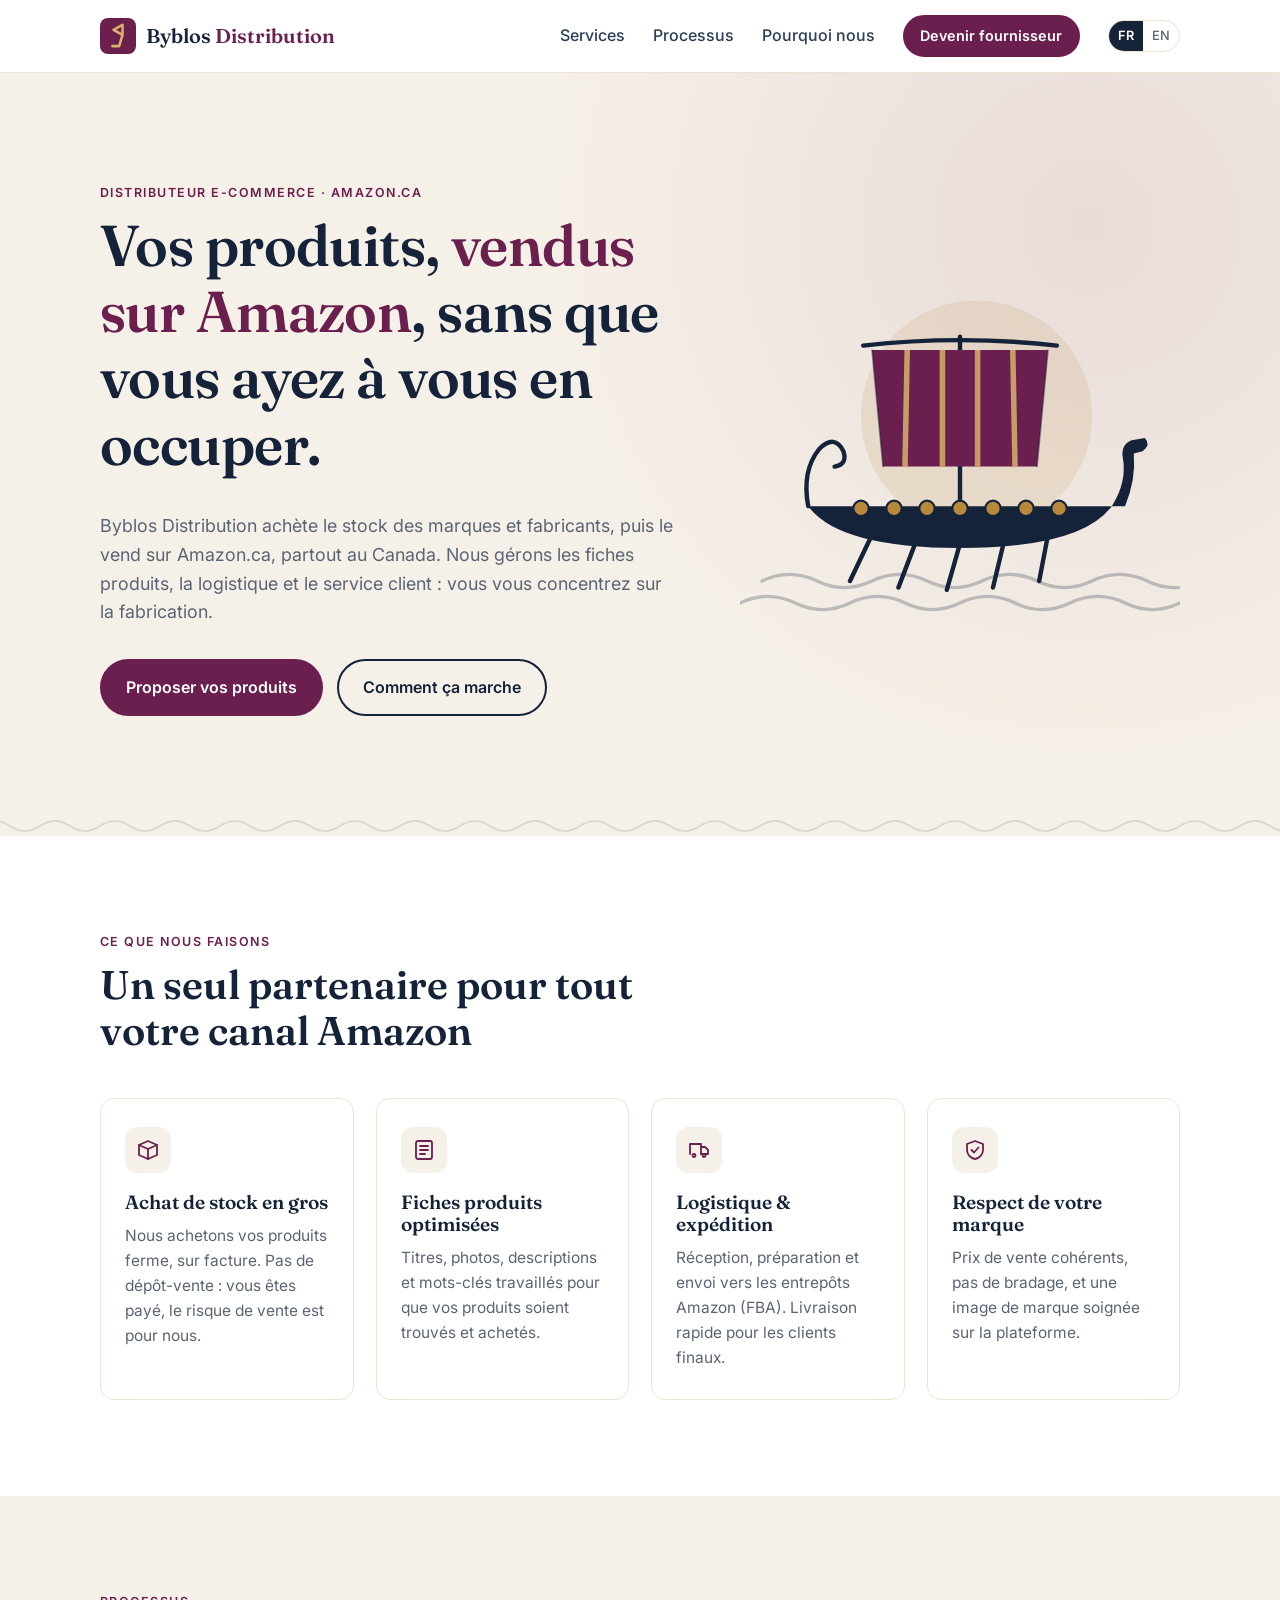
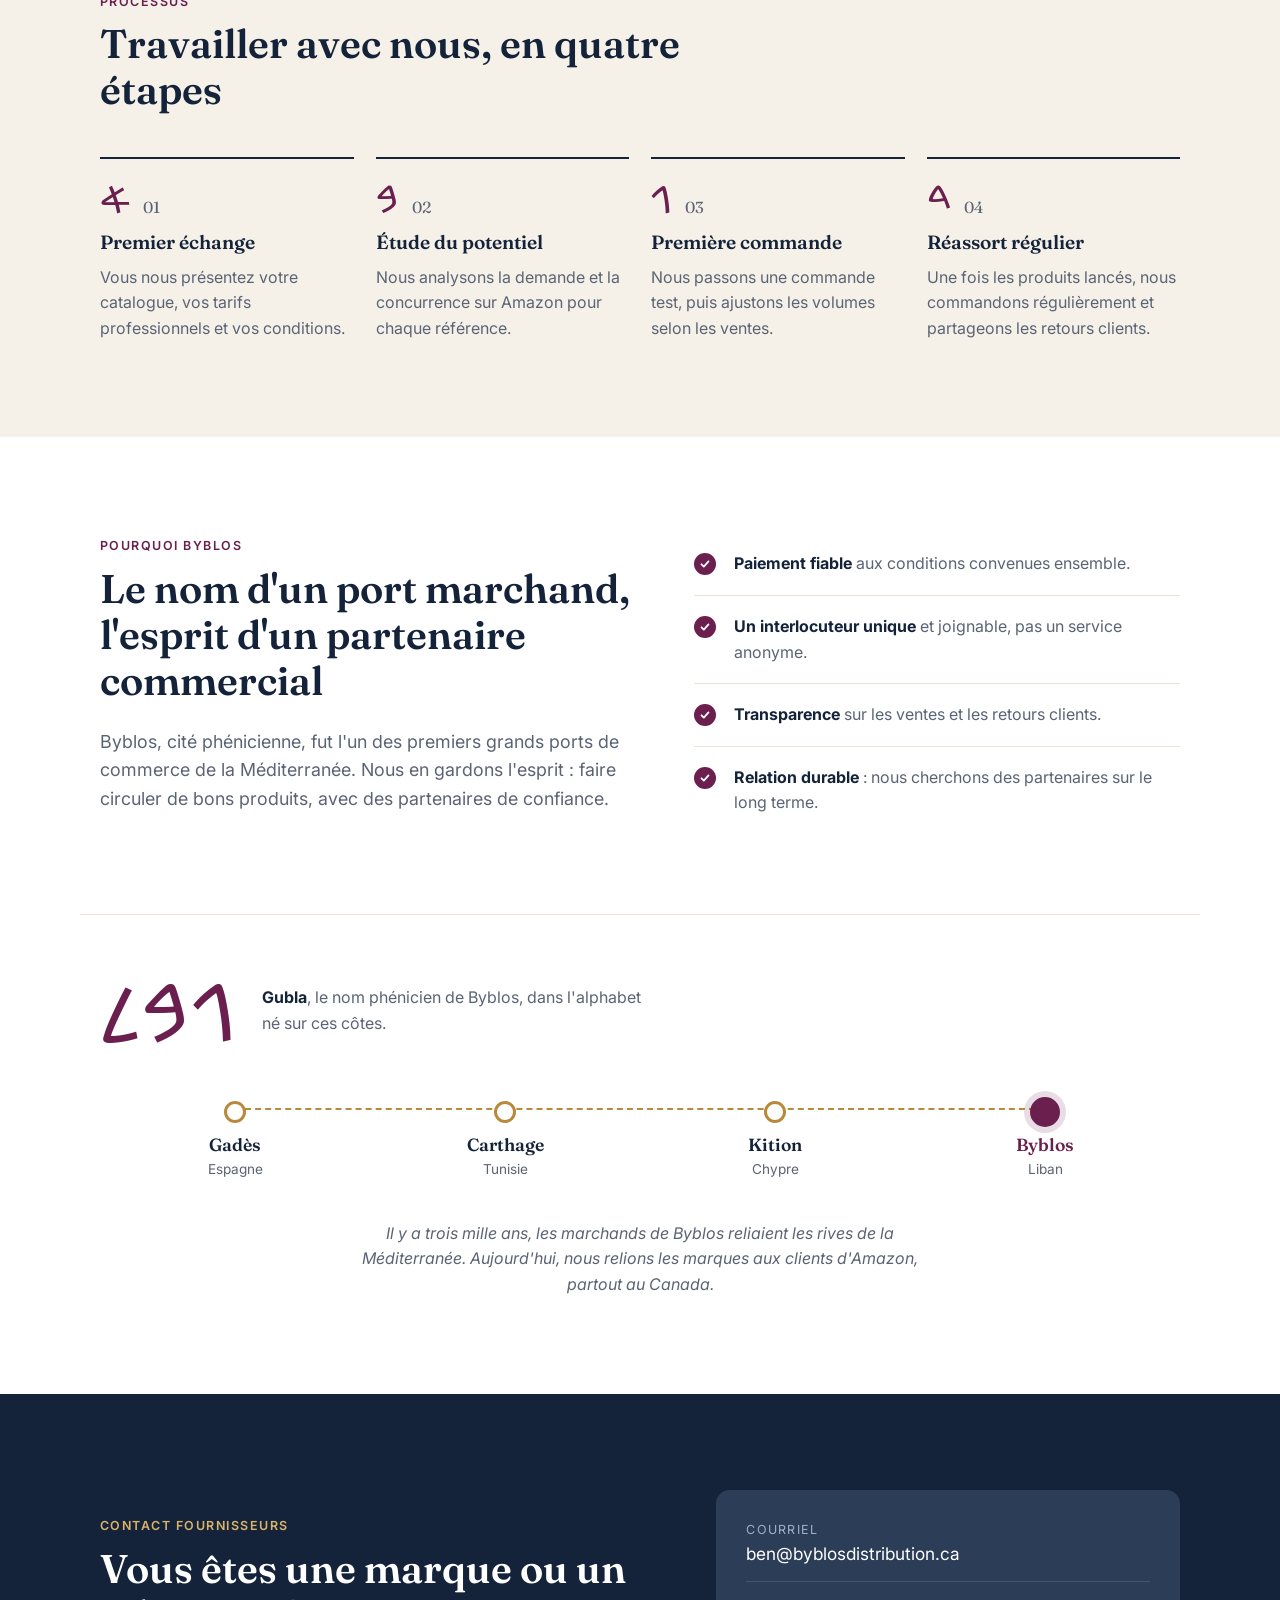
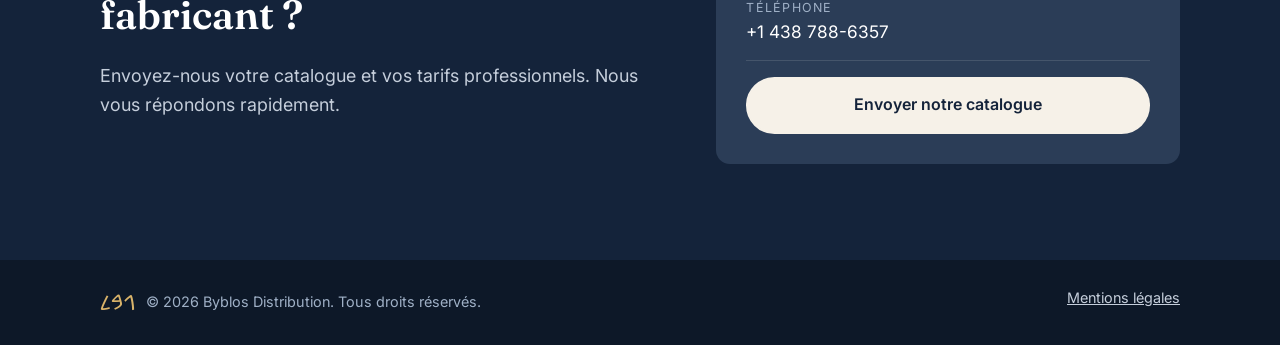
<file: index.html>
<!doctype html>
<html lang="fr">
<head>
  <meta charset="utf-8">
  <meta name="viewport" content="width=device-width, initial-scale=1">
  <title>Byblos Distribution — Votre partenaire de distribution sur Amazon</title>
  <meta name="description" content="Byblos Distribution achète et distribue les produits de marques et fabricants sur Amazon.ca, partout au Canada. Devenez fournisseur partenaire.">
  <link rel="alternate" hreflang="fr" href="index.html">
  <link rel="alternate" hreflang="en" href="en/index.html">
  <link rel="icon" href="favicon.svg" type="image/svg+xml">
  <link rel="preconnect" href="https://fonts.googleapis.com">
  <link rel="preconnect" href="https://fonts.gstatic.com" crossorigin>
  <link href="https://fonts.googleapis.com/css2?family=Fraunces:opsz,wght@9..144,500;9..144,600&family=Inter:wght@400;500;600&family=Noto+Sans+Phoenician&display=swap" rel="stylesheet">
  <link rel="stylesheet" href="styles.css">
</head>
<body>

  <header class="site-header">
    <div class="container header-inner">
      <a href="#" class="logo" aria-label="Byblos Distribution — accueil">
        <img src="favicon.svg" alt="" width="36" height="36">
        <span>Byblos <em>Distribution</em></span>
      </a>
      <nav class="nav" aria-label="Navigation principale">
        <a href="#services">Services</a>
        <a href="#processus">Processus</a>
        <a href="#pourquoi">Pourquoi nous</a>
        <a href="#contact" class="btn btn-small">Devenir fournisseur</a>
        <span class="lang-switch"><span aria-current="true">FR</span><a href="en/index.html" hreflang="en" lang="en" title="English version">EN</a></span>
      </nav>
    </div>
  </header>

  <main>

    <section class="hero">
      <div class="container hero-inner">
        <div class="hero-text">
        <p class="eyebrow">Distributeur e-commerce · Amazon.ca</p>
        <h1>Vos produits, <span class="accent">vendus sur Amazon</span>, sans que vous ayez à vous en occuper.</h1>
        <p class="lead">
          Byblos Distribution achète le stock des marques et fabricants, puis le vend sur Amazon.ca, partout au Canada.
          Nous gérons les fiches produits, la logistique et le service client : vous vous concentrez sur la fabrication.
        </p>
        <div class="hero-actions">
          <a href="#contact" class="btn">Proposer vos produits</a>
          <a href="#processus" class="btn btn-ghost">Comment ça marche</a>
        </div>
        </div>

        <!-- Phoenician merchant ship: curled stern, horse-head prow, striped square sail -->
        <svg class="hero-ship" viewBox="0 0 400 320" role="img" aria-label="Navire marchand phénicien">
          <circle cx="215" cy="130" r="105" class="ship-sun"/>
          <line x1="200" y1="212" x2="200" y2="58" class="ship-line"/>
          <path d="M112 66 Q200 56 288 66" class="ship-line"/>
          <path d="M120 70 L280 70 L270 176 L130 176 Z" class="ship-sail"/>
          <path d="M152 70 L150 176 M184 70 L184 176 M216 70 L216 176 M248 70 L250 176" class="ship-stripes"/>
          <path d="M120 70 L130 176 M280 70 L270 176" class="ship-rope"/>
          <path d="M62 212 Q56 180 72 160 Q86 146 94 162 Q98 174 86 176" class="ship-line"/>
          <path d="M62 212 Q90 250 200 250 Q310 250 338 212 Z" class="ship-hull"/>
          <path d="M338 212 Q352 190 348 168 Q346 156 356 152 L368 150 Q374 156 366 162 L358 164 Q360 188 350 212" class="ship-hull"/>
          <g class="ship-shields">
            <circle cx="110" cy="214" r="7"/><circle cx="140" cy="214" r="7"/><circle cx="170" cy="214" r="7"/>
            <circle cx="200" cy="214" r="7"/><circle cx="230" cy="214" r="7"/><circle cx="260" cy="214" r="7"/>
            <circle cx="290" cy="214" r="7"/>
          </g>
          <path d="M120 238 L100 280 M160 244 L144 286 M200 246 L188 288 M240 244 L230 286 M280 238 L272 280" class="ship-line"/>
          <path d="M20 280 Q45 268 70 280 T120 280 T170 280 T220 280 T270 280 T320 280 T370 280 T420 280" class="ship-wave"/>
          <path d="M0 300 Q25 288 50 300 T100 300 T150 300 T200 300 T250 300 T300 300 T350 300 T400 300" class="ship-wave"/>
        </svg>
      </div>
    </section>

    <section id="services" class="section">
      <div class="container">
        <p class="eyebrow">Ce que nous faisons</p>
        <h2>Un seul partenaire pour tout votre canal Amazon</h2>
        <div class="grid grid-4">
          <article class="card">
            <div class="card-icon" aria-hidden="true">
              <svg viewBox="0 0 24 24"><path d="M3 7l9-4 9 4-9 4-9-4z"/><path d="M3 7v10l9 4 9-4V7"/><path d="M12 11v10"/></svg>
            </div>
            <h3>Achat de stock en gros</h3>
            <p>Nous achetons vos produits ferme, sur facture. Pas de dépôt-vente : vous êtes payé, le risque de vente est pour nous.</p>
          </article>
          <article class="card">
            <div class="card-icon" aria-hidden="true">
              <svg viewBox="0 0 24 24"><rect x="4" y="3" width="16" height="18" rx="2"/><path d="M8 8h8M8 12h8M8 16h5"/></svg>
            </div>
            <h3>Fiches produits optimisées</h3>
            <p>Titres, photos, descriptions et mots-clés travaillés pour que vos produits soient trouvés et achetés.</p>
          </article>
          <article class="card">
            <div class="card-icon" aria-hidden="true">
              <svg viewBox="0 0 24 24"><path d="M3 16V6h11v10"/><path d="M14 9h4l3 3v4h-7"/><circle cx="7" cy="17.5" r="1.5"/><circle cx="17" cy="17.5" r="1.5"/></svg>
            </div>
            <h3>Logistique &amp; expédition</h3>
            <p>Réception, préparation et envoi vers les entrepôts Amazon (FBA). Livraison rapide pour les clients finaux.</p>
          </article>
          <article class="card">
            <div class="card-icon" aria-hidden="true">
              <svg viewBox="0 0 24 24"><path d="M12 3l8 3v6c0 4.5-3.4 8.3-8 9-4.6-.7-8-4.5-8-9V6l8-3z"/><path d="M8.5 12l2.5 2.5 4.5-5"/></svg>
            </div>
            <h3>Respect de votre marque</h3>
            <p>Prix de vente cohérents, pas de bradage, et une image de marque soignée sur la plateforme.</p>
          </article>
        </div>
      </div>
    </section>

    <section id="processus" class="section section-alt">
      <div class="container">
        <p class="eyebrow">Processus</p>
        <h2>Travailler avec nous, en quatre étapes</h2>
        <ol class="steps">
          <!-- Steps are numbered with the first four letters of the Phoenician alphabet -->
          <li>
            <span class="step-num"><span class="phoen" aria-hidden="true">𐤀</span>01</span>
            <h3>Premier échange</h3>
            <p>Vous nous présentez votre catalogue, vos tarifs professionnels et vos conditions.</p>
          </li>
          <li>
            <span class="step-num"><span class="phoen" aria-hidden="true">𐤁</span>02</span>
            <h3>Étude du potentiel</h3>
            <p>Nous analysons la demande et la concurrence sur Amazon pour chaque référence.</p>
          </li>
          <li>
            <span class="step-num"><span class="phoen" aria-hidden="true">𐤂</span>03</span>
            <h3>Première commande</h3>
            <p>Nous passons une commande test, puis ajustons les volumes selon les ventes.</p>
          </li>
          <li>
            <span class="step-num"><span class="phoen" aria-hidden="true">𐤃</span>04</span>
            <h3>Réassort régulier</h3>
            <p>Une fois les produits lancés, nous commandons régulièrement et partageons les retours clients.</p>
          </li>
        </ol>
      </div>
    </section>

    <section id="pourquoi" class="section">
      <div class="container split">
        <div>
          <p class="eyebrow">Pourquoi Byblos</p>
          <h2>Le nom d'un port marchand, l'esprit d'un partenaire commercial</h2>
          <p class="lead">
            Byblos, cité phénicienne, fut l'un des premiers grands ports de commerce de la Méditerranée.
            Nous en gardons l'esprit : faire circuler de bons produits, avec des partenaires de confiance.
          </p>
        </div>
        <ul class="checklist">
          <li><strong>Paiement fiable</strong> aux conditions convenues ensemble.</li>
          <li><strong>Un interlocuteur unique</strong> et joignable, pas un service anonyme.</li>
          <li><strong>Transparence</strong> sur les ventes et les retours clients.</li>
          <li><strong>Relation durable</strong> : nous cherchons des partenaires sur le long terme.</li>
        </ul>
      </div>

      <div class="container heritage">
        <div class="heritage-name">
          <span class="phoen" aria-hidden="true">𐤂𐤁𐤋</span>
          <p><strong>Gubla</strong>, le nom phénicien de Byblos, dans l'alphabet né sur ces côtes.</p>
        </div>
        <ol class="route" aria-label="Comptoirs phéniciens, d'ouest en est">
          <li><span class="route-city">Gadès</span><span class="route-country">Espagne</span></li>
          <li><span class="route-city">Carthage</span><span class="route-country">Tunisie</span></li>
          <li><span class="route-city">Kition</span><span class="route-country">Chypre</span></li>
          <li class="route-home"><span class="route-city">Byblos</span><span class="route-country">Liban</span></li>
        </ol>
        <p class="route-caption">
          Il y a trois mille ans, les marchands de Byblos reliaient les rives de la Méditerranée.
          Aujourd'hui, nous relions les marques aux clients d'Amazon, partout au Canada.
        </p>
      </div>
    </section>

    <section id="contact" class="section section-dark">
      <div class="container contact">
        <div>
          <p class="eyebrow">Contact fournisseurs</p>
          <h2>Vous êtes une marque ou un fabricant ?</h2>
          <p class="lead">
            Envoyez-nous votre catalogue et vos tarifs professionnels. Nous vous répondons rapidement.
          </p>
        </div>
        <div class="contact-card">
          <a class="contact-line" href="mailto:ben@byblosdistribution.ca">
            <span class="label">Courriel</span>
            <span>ben@byblosdistribution.ca</span>
          </a>
          <a class="contact-line" href="tel:+14387886357">
            <span class="label">Téléphone</span>
            <span>+1 438 788-6357</span>
          </a>
          <a href="mailto:ben@byblosdistribution.ca?subject=Proposition%20de%20partenariat%20fournisseur" class="btn btn-light">
            Envoyer notre catalogue
          </a>
        </div>
      </div>
    </section>

  </main>

  <footer class="site-footer">
    <div class="container footer-inner">
      <p><span class="phoen footer-mark" aria-hidden="true">𐤂𐤁𐤋</span>© <span id="year">2026</span> Byblos Distribution. Tous droits réservés.</p>
      <a href="mentions-legales.html">Mentions légales</a>
    </div>
  </footer>

  <script>document.getElementById('year').textContent = new Date().getFullYear();</script>
</body>
</html>
</file>
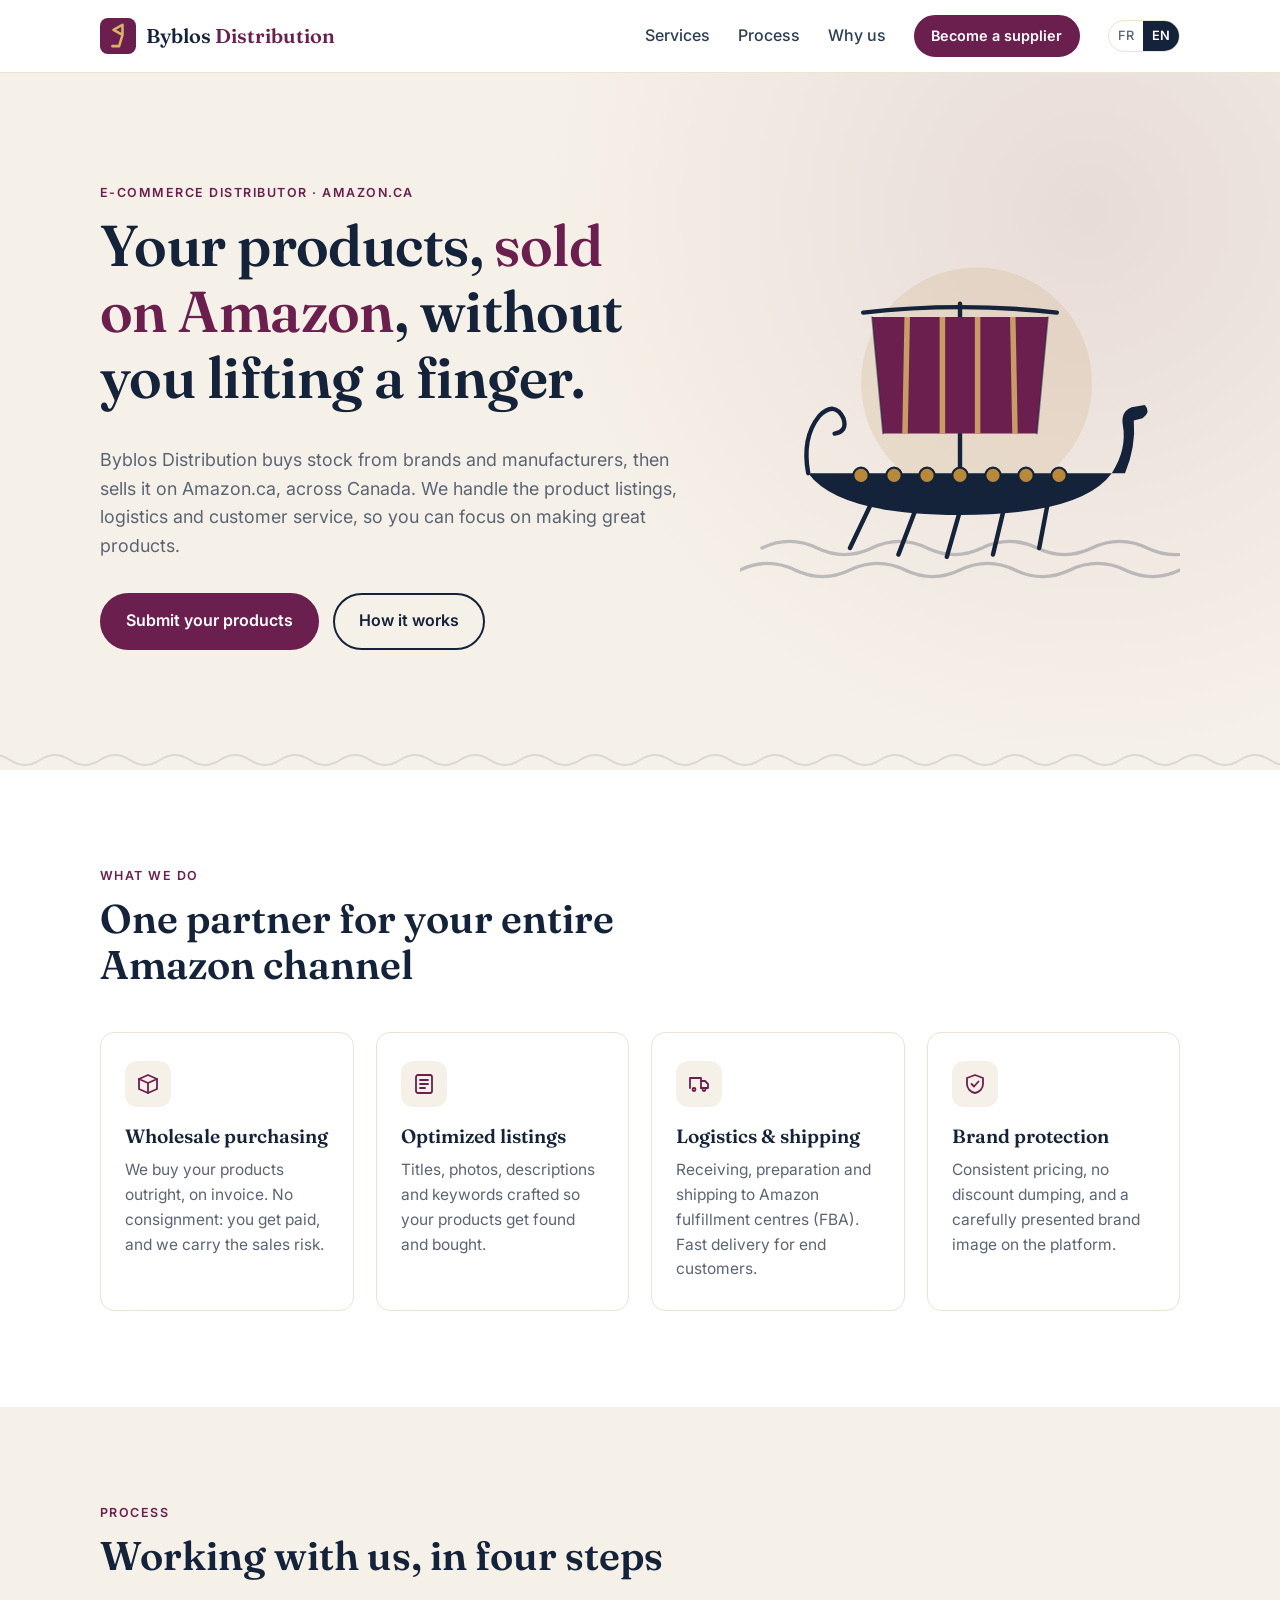
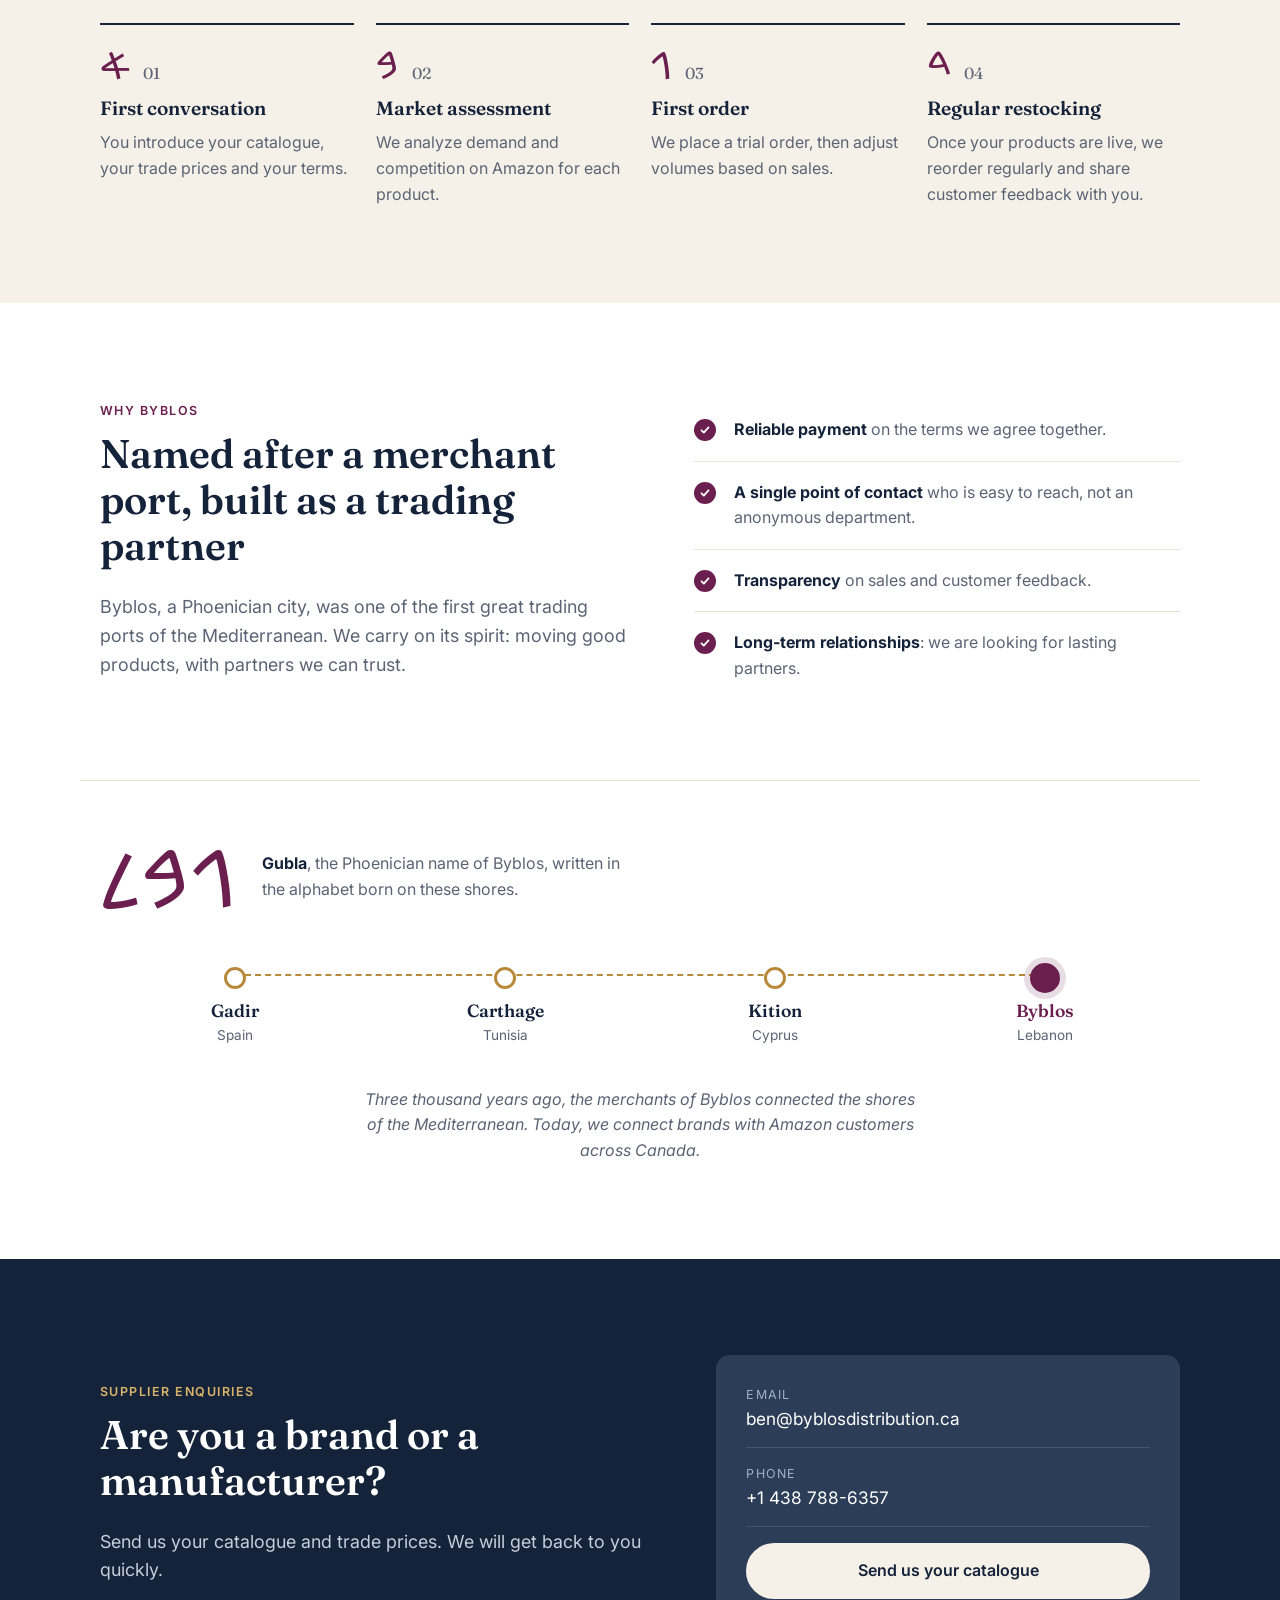
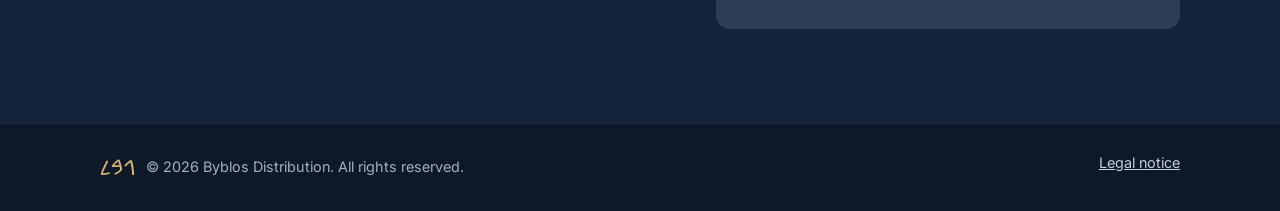
<file: en/index.html>
<!doctype html>
<html lang="en">
<head>
  <meta charset="utf-8">
  <meta name="viewport" content="width=device-width, initial-scale=1">
  <title>Byblos Distribution — Your distribution partner on Amazon</title>
  <meta name="description" content="Byblos Distribution buys and distributes products from brands and manufacturers on Amazon.ca, across Canada. Become a supplier partner.">
  <link rel="alternate" hreflang="fr" href="../index.html">
  <link rel="alternate" hreflang="en" href="index.html">
  <link rel="icon" href="../favicon.svg" type="image/svg+xml">
  <link rel="preconnect" href="https://fonts.googleapis.com">
  <link rel="preconnect" href="https://fonts.gstatic.com" crossorigin>
  <link href="https://fonts.googleapis.com/css2?family=Fraunces:opsz,wght@9..144,500;9..144,600&family=Inter:wght@400;500;600&family=Noto+Sans+Phoenician&display=swap" rel="stylesheet">
  <link rel="stylesheet" href="../styles.css">
</head>
<body>

  <header class="site-header">
    <div class="container header-inner">
      <a href="#" class="logo" aria-label="Byblos Distribution — home">
        <img src="../favicon.svg" alt="" width="36" height="36">
        <span>Byblos <em>Distribution</em></span>
      </a>
      <nav class="nav" aria-label="Main navigation">
        <a href="#services">Services</a>
        <a href="#process">Process</a>
        <a href="#why">Why us</a>
        <a href="#contact" class="btn btn-small">Become a supplier</a>
        <span class="lang-switch"><a href="../index.html" hreflang="fr" lang="fr" title="Version française">FR</a><span aria-current="true">EN</span></span>
      </nav>
    </div>
  </header>

  <main>

    <section class="hero">
      <div class="container hero-inner">
        <div class="hero-text">
        <p class="eyebrow">E-commerce distributor · Amazon.ca</p>
        <h1>Your products, <span class="accent">sold on Amazon</span>, without you lifting a finger.</h1>
        <p class="lead">
          Byblos Distribution buys stock from brands and manufacturers, then sells it on Amazon.ca, across Canada.
          We handle the product listings, logistics and customer service, so you can focus on making great products.
        </p>
        <div class="hero-actions">
          <a href="#contact" class="btn">Submit your products</a>
          <a href="#process" class="btn btn-ghost">How it works</a>
        </div>
        </div>

        <!-- Phoenician merchant ship: curled stern, horse-head prow, striped square sail -->
        <svg class="hero-ship" viewBox="0 0 400 320" role="img" aria-label="Phoenician merchant ship">
          <circle cx="215" cy="130" r="105" class="ship-sun"/>
          <line x1="200" y1="212" x2="200" y2="58" class="ship-line"/>
          <path d="M112 66 Q200 56 288 66" class="ship-line"/>
          <path d="M120 70 L280 70 L270 176 L130 176 Z" class="ship-sail"/>
          <path d="M152 70 L150 176 M184 70 L184 176 M216 70 L216 176 M248 70 L250 176" class="ship-stripes"/>
          <path d="M120 70 L130 176 M280 70 L270 176" class="ship-rope"/>
          <path d="M62 212 Q56 180 72 160 Q86 146 94 162 Q98 174 86 176" class="ship-line"/>
          <path d="M62 212 Q90 250 200 250 Q310 250 338 212 Z" class="ship-hull"/>
          <path d="M338 212 Q352 190 348 168 Q346 156 356 152 L368 150 Q374 156 366 162 L358 164 Q360 188 350 212" class="ship-hull"/>
          <g class="ship-shields">
            <circle cx="110" cy="214" r="7"/><circle cx="140" cy="214" r="7"/><circle cx="170" cy="214" r="7"/>
            <circle cx="200" cy="214" r="7"/><circle cx="230" cy="214" r="7"/><circle cx="260" cy="214" r="7"/>
            <circle cx="290" cy="214" r="7"/>
          </g>
          <path d="M120 238 L100 280 M160 244 L144 286 M200 246 L188 288 M240 244 L230 286 M280 238 L272 280" class="ship-line"/>
          <path d="M20 280 Q45 268 70 280 T120 280 T170 280 T220 280 T270 280 T320 280 T370 280 T420 280" class="ship-wave"/>
          <path d="M0 300 Q25 288 50 300 T100 300 T150 300 T200 300 T250 300 T300 300 T350 300 T400 300" class="ship-wave"/>
        </svg>
      </div>
    </section>

    <section id="services" class="section">
      <div class="container">
        <p class="eyebrow">What we do</p>
        <h2>One partner for your entire Amazon channel</h2>
        <div class="grid grid-4">
          <article class="card">
            <div class="card-icon" aria-hidden="true">
              <svg viewBox="0 0 24 24"><path d="M3 7l9-4 9 4-9 4-9-4z"/><path d="M3 7v10l9 4 9-4V7"/><path d="M12 11v10"/></svg>
            </div>
            <h3>Wholesale purchasing</h3>
            <p>We buy your products outright, on invoice. No consignment: you get paid, and we carry the sales risk.</p>
          </article>
          <article class="card">
            <div class="card-icon" aria-hidden="true">
              <svg viewBox="0 0 24 24"><rect x="4" y="3" width="16" height="18" rx="2"/><path d="M8 8h8M8 12h8M8 16h5"/></svg>
            </div>
            <h3>Optimized listings</h3>
            <p>Titles, photos, descriptions and keywords crafted so your products get found and bought.</p>
          </article>
          <article class="card">
            <div class="card-icon" aria-hidden="true">
              <svg viewBox="0 0 24 24"><path d="M3 16V6h11v10"/><path d="M14 9h4l3 3v4h-7"/><circle cx="7" cy="17.5" r="1.5"/><circle cx="17" cy="17.5" r="1.5"/></svg>
            </div>
            <h3>Logistics &amp; shipping</h3>
            <p>Receiving, preparation and shipping to Amazon fulfillment centres (FBA). Fast delivery for end customers.</p>
          </article>
          <article class="card">
            <div class="card-icon" aria-hidden="true">
              <svg viewBox="0 0 24 24"><path d="M12 3l8 3v6c0 4.5-3.4 8.3-8 9-4.6-.7-8-4.5-8-9V6l8-3z"/><path d="M8.5 12l2.5 2.5 4.5-5"/></svg>
            </div>
            <h3>Brand protection</h3>
            <p>Consistent pricing, no discount dumping, and a carefully presented brand image on the platform.</p>
          </article>
        </div>
      </div>
    </section>

    <section id="process" class="section section-alt">
      <div class="container">
        <p class="eyebrow">Process</p>
        <h2>Working with us, in four steps</h2>
        <ol class="steps">
          <!-- Steps are numbered with the first four letters of the Phoenician alphabet -->
          <li>
            <span class="step-num"><span class="phoen" aria-hidden="true">𐤀</span>01</span>
            <h3>First conversation</h3>
            <p>You introduce your catalogue, your trade prices and your terms.</p>
          </li>
          <li>
            <span class="step-num"><span class="phoen" aria-hidden="true">𐤁</span>02</span>
            <h3>Market assessment</h3>
            <p>We analyze demand and competition on Amazon for each product.</p>
          </li>
          <li>
            <span class="step-num"><span class="phoen" aria-hidden="true">𐤂</span>03</span>
            <h3>First order</h3>
            <p>We place a trial order, then adjust volumes based on sales.</p>
          </li>
          <li>
            <span class="step-num"><span class="phoen" aria-hidden="true">𐤃</span>04</span>
            <h3>Regular restocking</h3>
            <p>Once your products are live, we reorder regularly and share customer feedback with you.</p>
          </li>
        </ol>
      </div>
    </section>

    <section id="why" class="section">
      <div class="container split">
        <div>
          <p class="eyebrow">Why Byblos</p>
          <h2>Named after a merchant port, built as a trading partner</h2>
          <p class="lead">
            Byblos, a Phoenician city, was one of the first great trading ports of the Mediterranean.
            We carry on its spirit: moving good products, with partners we can trust.
          </p>
        </div>
        <ul class="checklist">
          <li><strong>Reliable payment</strong> on the terms we agree together.</li>
          <li><strong>A single point of contact</strong> who is easy to reach, not an anonymous department.</li>
          <li><strong>Transparency</strong> on sales and customer feedback.</li>
          <li><strong>Long-term relationships</strong>: we are looking for lasting partners.</li>
        </ul>
      </div>

      <div class="container heritage">
        <div class="heritage-name">
          <span class="phoen" aria-hidden="true">𐤂𐤁𐤋</span>
          <p><strong>Gubla</strong>, the Phoenician name of Byblos, written in the alphabet born on these shores.</p>
        </div>
        <ol class="route" aria-label="Phoenician trading posts, west to east">
          <li><span class="route-city">Gadir</span><span class="route-country">Spain</span></li>
          <li><span class="route-city">Carthage</span><span class="route-country">Tunisia</span></li>
          <li><span class="route-city">Kition</span><span class="route-country">Cyprus</span></li>
          <li class="route-home"><span class="route-city">Byblos</span><span class="route-country">Lebanon</span></li>
        </ol>
        <p class="route-caption">
          Three thousand years ago, the merchants of Byblos connected the shores of the Mediterranean.
          Today, we connect brands with Amazon customers across Canada.
        </p>
      </div>
    </section>

    <section id="contact" class="section section-dark">
      <div class="container contact">
        <div>
          <p class="eyebrow">Supplier enquiries</p>
          <h2>Are you a brand or a manufacturer?</h2>
          <p class="lead">
            Send us your catalogue and trade prices. We will get back to you quickly.
          </p>
        </div>
        <div class="contact-card">
          <a class="contact-line" href="mailto:ben@byblosdistribution.ca">
            <span class="label">Email</span>
            <span>ben@byblosdistribution.ca</span>
          </a>
          <a class="contact-line" href="tel:+14387886357">
            <span class="label">Phone</span>
            <span>+1 438 788-6357</span>
          </a>
          <a href="mailto:ben@byblosdistribution.ca?subject=Supplier%20partnership%20proposal" class="btn btn-light">
            Send us your catalogue
          </a>
        </div>
      </div>
    </section>

  </main>

  <footer class="site-footer">
    <div class="container footer-inner">
      <p><span class="phoen footer-mark" aria-hidden="true">𐤂𐤁𐤋</span>© <span id="year">2026</span> Byblos Distribution. All rights reserved.</p>
      <a href="legal-notice.html">Legal notice</a>
    </div>
  </footer>

  <script>document.getElementById('year').textContent = new Date().getFullYear();</script>
</body>
</html>
</file>
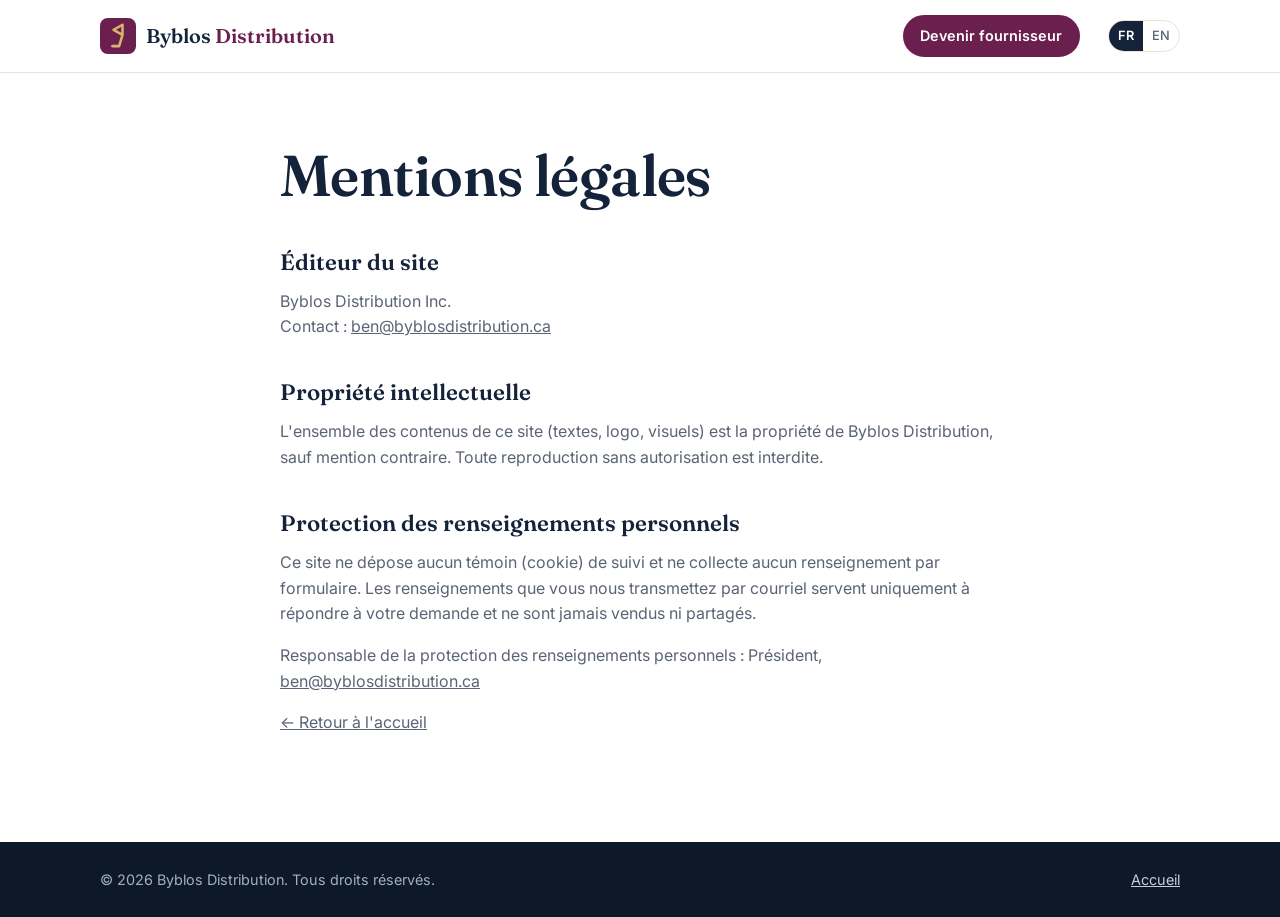
<file: mentions-legales.html>
<!doctype html>
<html lang="fr">
<head>
  <meta charset="utf-8">
  <meta name="viewport" content="width=device-width, initial-scale=1">
  <title>Mentions légales — Byblos Distribution</title>
  <link rel="alternate" hreflang="fr" href="mentions-legales.html">
  <link rel="alternate" hreflang="en" href="en/legal-notice.html">
  <link rel="icon" href="favicon.svg" type="image/svg+xml">
  <link rel="preconnect" href="https://fonts.googleapis.com">
  <link rel="preconnect" href="https://fonts.gstatic.com" crossorigin>
  <link href="https://fonts.googleapis.com/css2?family=Fraunces:opsz,wght@9..144,500;9..144,600&family=Inter:wght@400;500;600&family=Noto+Sans+Phoenician&display=swap" rel="stylesheet">
  <link rel="stylesheet" href="styles.css">
</head>
<body>
  <header class="site-header">
    <div class="container header-inner">
      <a href="index.html" class="logo" aria-label="Byblos Distribution — accueil">
        <img src="favicon.svg" alt="" width="36" height="36">
        <span>Byblos <em>Distribution</em></span>
      </a>
      <nav class="nav">
        <a href="index.html#contact" class="btn btn-small">Devenir fournisseur</a>
        <span class="lang-switch"><span aria-current="true">FR</span><a href="en/legal-notice.html" hreflang="en" lang="en" title="English version">EN</a></span>
      </nav>
    </div>
  </header>

  <main class="legal">
    <div class="container">
      <h1>Mentions légales</h1>

      <h2>Éditeur du site</h2>
      <p>
        Byblos Distribution Inc.<br>
        Contact : <a href="mailto:ben@byblosdistribution.ca">ben@byblosdistribution.ca</a>
      </p>

      <h2>Propriété intellectuelle</h2>
      <p>
        L'ensemble des contenus de ce site (textes, logo, visuels) est la propriété de Byblos Distribution,
        sauf mention contraire. Toute reproduction sans autorisation est interdite.
      </p>

      <h2>Protection des renseignements personnels</h2>
      <p>
        Ce site ne dépose aucun témoin (cookie) de suivi et ne collecte aucun renseignement par formulaire.
        Les renseignements que vous nous transmettez par courriel servent uniquement à répondre à votre demande
        et ne sont jamais vendus ni partagés.
      </p>
      <p>
        Responsable de la protection des renseignements personnels : Président,
        <a href="mailto:ben@byblosdistribution.ca">ben@byblosdistribution.ca</a>
      </p>

      <p><a href="index.html">← Retour à l'accueil</a></p>
    </div>
  </main>

  <footer class="site-footer">
    <div class="container footer-inner">
      <p>© 2026 Byblos Distribution. Tous droits réservés.</p>
      <a href="index.html">Accueil</a>
    </div>
  </footer>
</body>
</html>
</file>
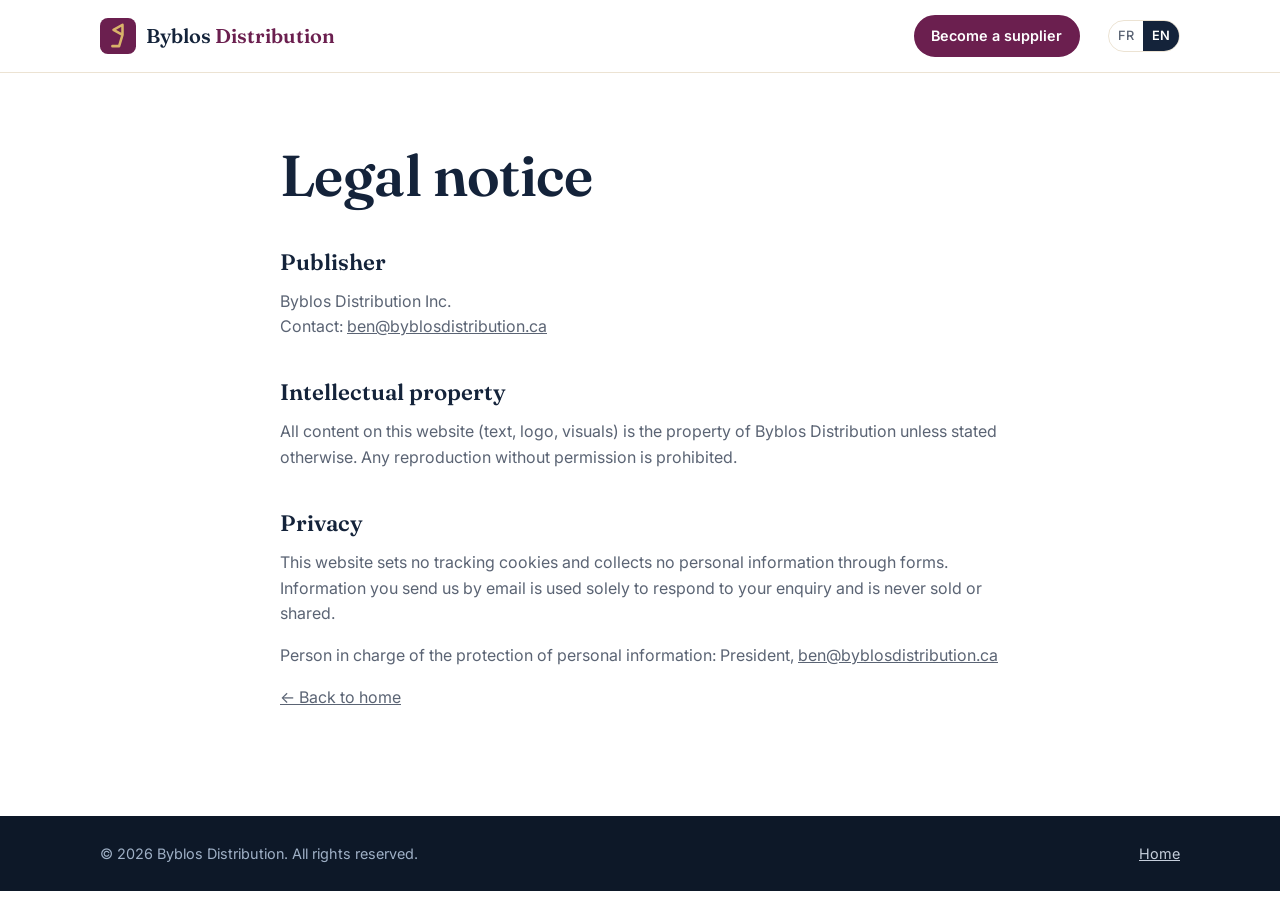
<file: en/legal-notice.html>
<!doctype html>
<html lang="en">
<head>
  <meta charset="utf-8">
  <meta name="viewport" content="width=device-width, initial-scale=1">
  <title>Legal notice — Byblos Distribution</title>
  <link rel="alternate" hreflang="fr" href="../mentions-legales.html">
  <link rel="alternate" hreflang="en" href="legal-notice.html">
  <link rel="icon" href="../favicon.svg" type="image/svg+xml">
  <link rel="preconnect" href="https://fonts.googleapis.com">
  <link rel="preconnect" href="https://fonts.gstatic.com" crossorigin>
  <link href="https://fonts.googleapis.com/css2?family=Fraunces:opsz,wght@9..144,500;9..144,600&family=Inter:wght@400;500;600&family=Noto+Sans+Phoenician&display=swap" rel="stylesheet">
  <link rel="stylesheet" href="../styles.css">
</head>
<body>
  <header class="site-header">
    <div class="container header-inner">
      <a href="index.html" class="logo" aria-label="Byblos Distribution — home">
        <img src="../favicon.svg" alt="" width="36" height="36">
        <span>Byblos <em>Distribution</em></span>
      </a>
      <nav class="nav">
        <a href="index.html#contact" class="btn btn-small">Become a supplier</a>
        <span class="lang-switch"><a href="../mentions-legales.html" hreflang="fr" lang="fr" title="Version française">FR</a><span aria-current="true">EN</span></span>
      </nav>
    </div>
  </header>

  <main class="legal">
    <div class="container">
      <h1>Legal notice</h1>

      <h2>Publisher</h2>
      <p>
        Byblos Distribution Inc.<br>
        Contact: <a href="mailto:ben@byblosdistribution.ca">ben@byblosdistribution.ca</a>
      </p>

      <h2>Intellectual property</h2>
      <p>
        All content on this website (text, logo, visuals) is the property of Byblos Distribution
        unless stated otherwise. Any reproduction without permission is prohibited.
      </p>

      <h2>Privacy</h2>
      <p>
        This website sets no tracking cookies and collects no personal information through forms.
        Information you send us by email is used solely to respond to your enquiry
        and is never sold or shared.
      </p>
      <p>
        Person in charge of the protection of personal information: President,
        <a href="mailto:ben@byblosdistribution.ca">ben@byblosdistribution.ca</a>
      </p>

      <p><a href="index.html">← Back to home</a></p>
    </div>
  </main>

  <footer class="site-footer">
    <div class="container footer-inner">
      <p>© 2026 Byblos Distribution. All rights reserved.</p>
      <a href="index.html">Home</a>
    </div>
  </footer>
</body>
</html>
</file>
<file: styles.css>
:root {
  --ink: #14233a;
  --ink-soft: #2b3d57;
  --sand: #f6f1e8;
  --sand-deep: #ece3d3;
  --purple: #6b1f4f;
  --purple-dark: #4f1339;
  --gold: #b8893b;
  --gold-light: #d9b36a;
  --text: #1c2533;
  --muted: #5b6474;
  --white: #ffffff;
  --radius: 14px;
  --max: 1120px;
}

* { box-sizing: border-box; }

html { scroll-behavior: smooth; }

section[id] { scroll-margin-top: 72px; }

body {
  margin: 0;
  font-family: "Inter", system-ui, -apple-system, sans-serif;
  color: var(--text);
  background: var(--white);
  line-height: 1.6;
  -webkit-font-smoothing: antialiased;
}

h1, h2, h3 {
  font-family: "Fraunces", Georgia, serif;
  font-weight: 600;
  line-height: 1.15;
  color: var(--ink);
  margin: 0 0 0.6em;
}
h1 { font-size: clamp(2.2rem, 5vw, 3.6rem); letter-spacing: -0.01em; }
h2 { font-size: clamp(1.7rem, 3.4vw, 2.5rem); max-width: 22ch; }
h3 { font-size: 1.2rem; }

p { margin: 0 0 1em; }

a { color: inherit; }

.container {
  width: 100%;
  max-width: var(--max);
  margin: 0 auto;
  padding: 0 20px;
}

.eyebrow {
  text-transform: uppercase;
  letter-spacing: 0.12em;
  font-size: 0.78rem;
  font-weight: 600;
  color: var(--purple);
  margin-bottom: 0.8em;
}

.lead {
  font-size: 1.12rem;
  color: var(--muted);
  max-width: 60ch;
}

.accent { color: var(--purple); }

/* Buttons */
.btn {
  display: inline-block;
  background: var(--purple);
  color: var(--white);
  text-decoration: none;
  font-weight: 600;
  padding: 0.85em 1.5em;
  border-radius: 999px;
  border: 2px solid var(--purple);
  transition: background 0.2s, border-color 0.2s, color 0.2s;
}
.btn:hover { background: var(--purple-dark); border-color: var(--purple-dark); }
.btn-small { padding: 0.5em 1.1em; font-size: 0.9rem; }
.btn-ghost { background: transparent; color: var(--ink); border-color: var(--ink); }
.btn-ghost:hover { background: var(--ink); color: var(--white); border-color: var(--ink); }
.btn-light { background: var(--sand); color: var(--ink); border-color: var(--sand); text-align: center; }
.btn-light:hover { background: var(--white); border-color: var(--white); }

/* Header */
.site-header {
  position: sticky;
  top: 0;
  z-index: 10;
  background: rgba(255, 255, 255, 0.92);
  backdrop-filter: blur(8px);
  border-bottom: 1px solid var(--sand-deep);
}
.header-inner {
  display: flex;
  align-items: center;
  justify-content: space-between;
  height: 72px;
}
.logo {
  display: flex;
  align-items: center;
  gap: 10px;
  text-decoration: none;
  font-family: "Fraunces", Georgia, serif;
  font-weight: 600;
  font-size: 1.25rem;
  color: var(--ink);
}
.logo em { font-style: normal; color: var(--purple); }
.logo span { white-space: nowrap; }
.nav { display: flex; align-items: center; gap: 28px; }
.nav a:not(.btn) {
  text-decoration: none;
  font-weight: 500;
  color: var(--ink-soft);
}
.nav a:not(.btn):hover { color: var(--purple); }

/* Language switcher (FR | EN) */
.lang-switch {
  display: flex;
  border: 1px solid var(--sand-deep);
  border-radius: 999px;
  overflow: hidden;
  font-size: 0.8rem;
  font-weight: 600;
}
.lang-switch > * { padding: 0.35em 0.7em; }
.lang-switch [aria-current] { background: var(--ink); color: var(--white); }
.nav .lang-switch a { color: var(--muted); text-decoration: none; }
.nav .lang-switch a:hover { color: var(--purple); background: var(--sand); }

/* Hero */
.hero {
  background:
    radial-gradient(circle at 85% 20%, rgba(107, 31, 79, 0.10), transparent 45%),
    var(--sand);
  padding: 110px 0 120px;
  position: relative;
  overflow: hidden;
}
.hero::after {
  /* stylised waves: a nod to Byblos the harbour city */
  content: "";
  position: absolute;
  left: 0; right: 0; bottom: 0;
  height: 60px;
  background: url("data:image/svg+xml,%3Csvg xmlns='http://www.w3.org/2000/svg' viewBox='0 0 120 20'%3E%3Cpath d='M0 10 Q15 0 30 10 T60 10 T90 10 T120 10' fill='none' stroke='%2314233a' stroke-opacity='.12' stroke-width='2'/%3E%3C/svg%3E") repeat-x bottom / 120px 20px;
}
.hero-inner {
  display: grid;
  grid-template-columns: 1.25fr 1fr;
  gap: 40px;
  align-items: center;
}
.hero-inner h1 { max-width: 20ch; }

/* Phoenician merchant ship */
.hero-ship { width: 100%; height: auto; max-width: 440px; justify-self: end; }
.ship-sun { fill: var(--gold); opacity: 0.14; }
.ship-line, .ship-rope, .ship-wave {
  fill: none;
  stroke: var(--ink);
  stroke-width: 4;
  stroke-linecap: round;
  stroke-linejoin: round;
}
.ship-rope { stroke-width: 1.5; opacity: 0.5; }
.ship-wave { stroke-width: 3; opacity: 0.25; }
.ship-sail { fill: var(--purple); }
.ship-stripes { stroke: var(--gold-light); stroke-width: 5; opacity: 0.85; }
.ship-hull { fill: var(--ink); }
.ship-shields circle { fill: var(--gold); stroke: var(--ink); stroke-width: 2; }
.hero-actions { display: flex; flex-wrap: wrap; gap: 14px; margin-top: 2em; }

/* Sections */
.section { padding: 96px 0; }
.section-alt { background: var(--sand); }
.section-dark { background: var(--ink); color: var(--sand); }
.section-dark h2 { color: var(--white); }
.section-dark .lead { color: #c5cedb; }
.section-dark .eyebrow { color: var(--gold-light); }

.grid { display: grid; gap: 22px; margin-top: 44px; }
.grid-4 { grid-template-columns: repeat(4, 1fr); }

.card {
  background: var(--white);
  border: 1px solid var(--sand-deep);
  border-radius: var(--radius);
  padding: 28px 24px;
  transition: transform 0.2s, box-shadow 0.2s;
}
.card:hover { transform: translateY(-3px); box-shadow: 0 12px 30px rgba(20, 35, 58, 0.08); }
.card p { color: var(--muted); font-size: 0.97rem; margin: 0; }
.card-icon {
  width: 46px; height: 46px;
  border-radius: 12px;
  background: var(--sand);
  display: grid; place-items: center;
  margin-bottom: 18px;
}
.card-icon svg {
  width: 24px; height: 24px;
  fill: none;
  stroke: var(--purple);
  stroke-width: 1.8;
  stroke-linecap: round;
  stroke-linejoin: round;
}

/* Steps */
.steps {
  list-style: none;
  padding: 0;
  margin: 44px 0 0;
  display: grid;
  grid-template-columns: repeat(4, 1fr);
  gap: 22px;
  counter-reset: none;
}
.steps li {
  border-top: 2px solid var(--ink);
  padding-top: 20px;
}
.steps p { color: var(--muted); margin: 0; }
.step-num {
  display: flex;
  align-items: baseline;
  gap: 12px;
  font-family: "Fraunces", Georgia, serif;
  font-size: 1rem;
  color: var(--muted);
  margin-bottom: 10px;
}
.step-num .phoen { font-size: 2.4rem; color: var(--purple); line-height: 1; }

/* Phoenician script */
/* unicode-bidi: Phoenician is right-to-left; isolate it so it does not reorder the text around it */
.phoen { font-family: "Noto Sans Phoenician", serif; unicode-bidi: isolate; }

/* Why us */
.split {
  display: grid;
  grid-template-columns: 1.1fr 1fr;
  gap: 60px;
  align-items: center;
}
.checklist { list-style: none; padding: 0; margin: 0; }
.checklist li {
  position: relative;
  padding: 18px 0 18px 40px;
  border-bottom: 1px solid var(--sand-deep);
  color: var(--muted);
}
.checklist li:last-child { border-bottom: 0; }
.checklist li::before {
  content: "";
  position: absolute;
  left: 0; top: 20px;
  width: 22px; height: 22px;
  border-radius: 50%;
  background: var(--purple) url("data:image/svg+xml,%3Csvg xmlns='http://www.w3.org/2000/svg' viewBox='0 0 24 24'%3E%3Cpath d='M6 12.5l4 4 8-9' fill='none' stroke='white' stroke-width='3' stroke-linecap='round' stroke-linejoin='round'/%3E%3C/svg%3E") center / 14px no-repeat;
}
.checklist strong { color: var(--ink); }

/* Heritage: Gubla + Phoenician trade route */
.heritage {
  margin-top: 80px;
  padding-top: 56px;
  border-top: 1px solid var(--sand-deep);
}
.heritage-name {
  display: flex;
  align-items: center;
  gap: 24px;
  margin-bottom: 48px;
}
.heritage-name .phoen {
  font-size: clamp(3rem, 8vw, 5rem);
  line-height: 1;
  color: var(--purple);
}
.heritage-name p { margin: 0; color: var(--muted); max-width: 38ch; }
.heritage-name strong { color: var(--ink); }

.route {
  list-style: none;
  padding: 0;
  margin: 0;
  display: grid;
  grid-template-columns: repeat(4, 1fr);
  position: relative;
}
.route::before {
  /* dashed sea route linking the trading posts */
  content: "";
  position: absolute;
  left: 12.5%; right: 12.5%;
  top: 9px;
  border-top: 2px dashed var(--gold);
}
.route li {
  display: flex;
  flex-direction: column;
  align-items: center;
  text-align: center;
  position: relative;
  padding-top: 32px;
}
.route li::before {
  content: "";
  position: absolute;
  top: 2px;
  width: 16px; height: 16px;
  border-radius: 50%;
  background: var(--white);
  border: 3px solid var(--gold);
}
.route .route-home::before {
  top: -2px;
  width: 24px; height: 24px;
  background: var(--purple);
  border-color: var(--purple);
  box-shadow: 0 0 0 6px rgba(107, 31, 79, 0.15);
}
.route-city { font-family: "Fraunces", Georgia, serif; font-weight: 600; color: var(--ink); font-size: 1.1rem; }
.route-home .route-city { color: var(--purple); }
.route-country { font-size: 0.85rem; color: var(--muted); }
.route-caption {
  text-align: center;
  color: var(--muted);
  font-style: italic;
  max-width: 56ch;
  margin: 40px auto 0;
}

/* Contact */
.contact {
  display: grid;
  grid-template-columns: 1.2fr 1fr;
  gap: 60px;
  align-items: center;
}
.contact-card {
  background: var(--ink-soft);
  border-radius: var(--radius);
  padding: 30px;
  display: flex;
  flex-direction: column;
  gap: 16px;
}
.contact-line {
  display: flex;
  flex-direction: column;
  text-decoration: none;
  color: var(--white);
  font-size: 1.08rem;
  padding-bottom: 14px;
  border-bottom: 1px solid rgba(255, 255, 255, 0.12);
  overflow-wrap: anywhere;
}
.contact-line:hover span:last-child { color: var(--gold-light); }
.contact-line .label {
  font-size: 0.78rem;
  text-transform: uppercase;
  letter-spacing: 0.1em;
  color: #9fb0c6;
}

/* Footer */
.site-footer {
  background: #0d1828;
  color: #9fb0c6;
  font-size: 0.9rem;
  padding: 26px 0;
}
.footer-inner { display: flex; justify-content: space-between; gap: 16px; flex-wrap: wrap; }
.footer-inner p { margin: 0; }
.footer-mark { color: var(--gold-light); font-size: 1.3rem; margin-right: 10px; vertical-align: -0.15em; }
.site-footer a { color: #c5cedb; }

/* Legal page */
.legal { padding: 70px 0 90px; }
.legal .container { max-width: 760px; }
.legal h2 { font-size: 1.4rem; margin-top: 1.8em; max-width: none; }
.legal p { color: var(--muted); }

/* Responsive */
@media (max-width: 960px) {
  .grid-4, .steps { grid-template-columns: repeat(2, 1fr); }
  .split, .contact, .hero-inner { grid-template-columns: 1fr; gap: 36px; }
  .hero-ship { justify-self: center; max-width: 340px; }
}
@media (max-width: 720px) {
  .nav > a:not(.btn) { display: none; }
  .nav { gap: 12px; }
  .section { padding: 70px 0; }

  /* Phones: ship on top, compact hero, so ship + text + CTA fit the first screen */
  .hero { padding: 12px 0 64px; }
  .hero-inner { gap: 8px; }
  .hero-ship { order: -1; max-width: 170px; }
  .hero h1 { font-size: 2rem; }
  .hero .lead { font-size: 1rem; }
  .hero-actions { margin-top: 1.1em; }
}
@media (max-width: 520px) {
  .heritage-name { flex-direction: column; align-items: flex-start; gap: 12px; }
  .route-city { font-size: 0.95rem; }
  .route-country { font-size: 0.75rem; }
  .grid-4, .steps { grid-template-columns: 1fr; }
  .logo span { font-size: 1.05rem; }
  .nav .btn-small { display: none; }
  /* "How it works" is one scroll away; keep the first screen to one clear CTA */
  .hero-actions .btn-ghost { display: none; }
}
</file>
